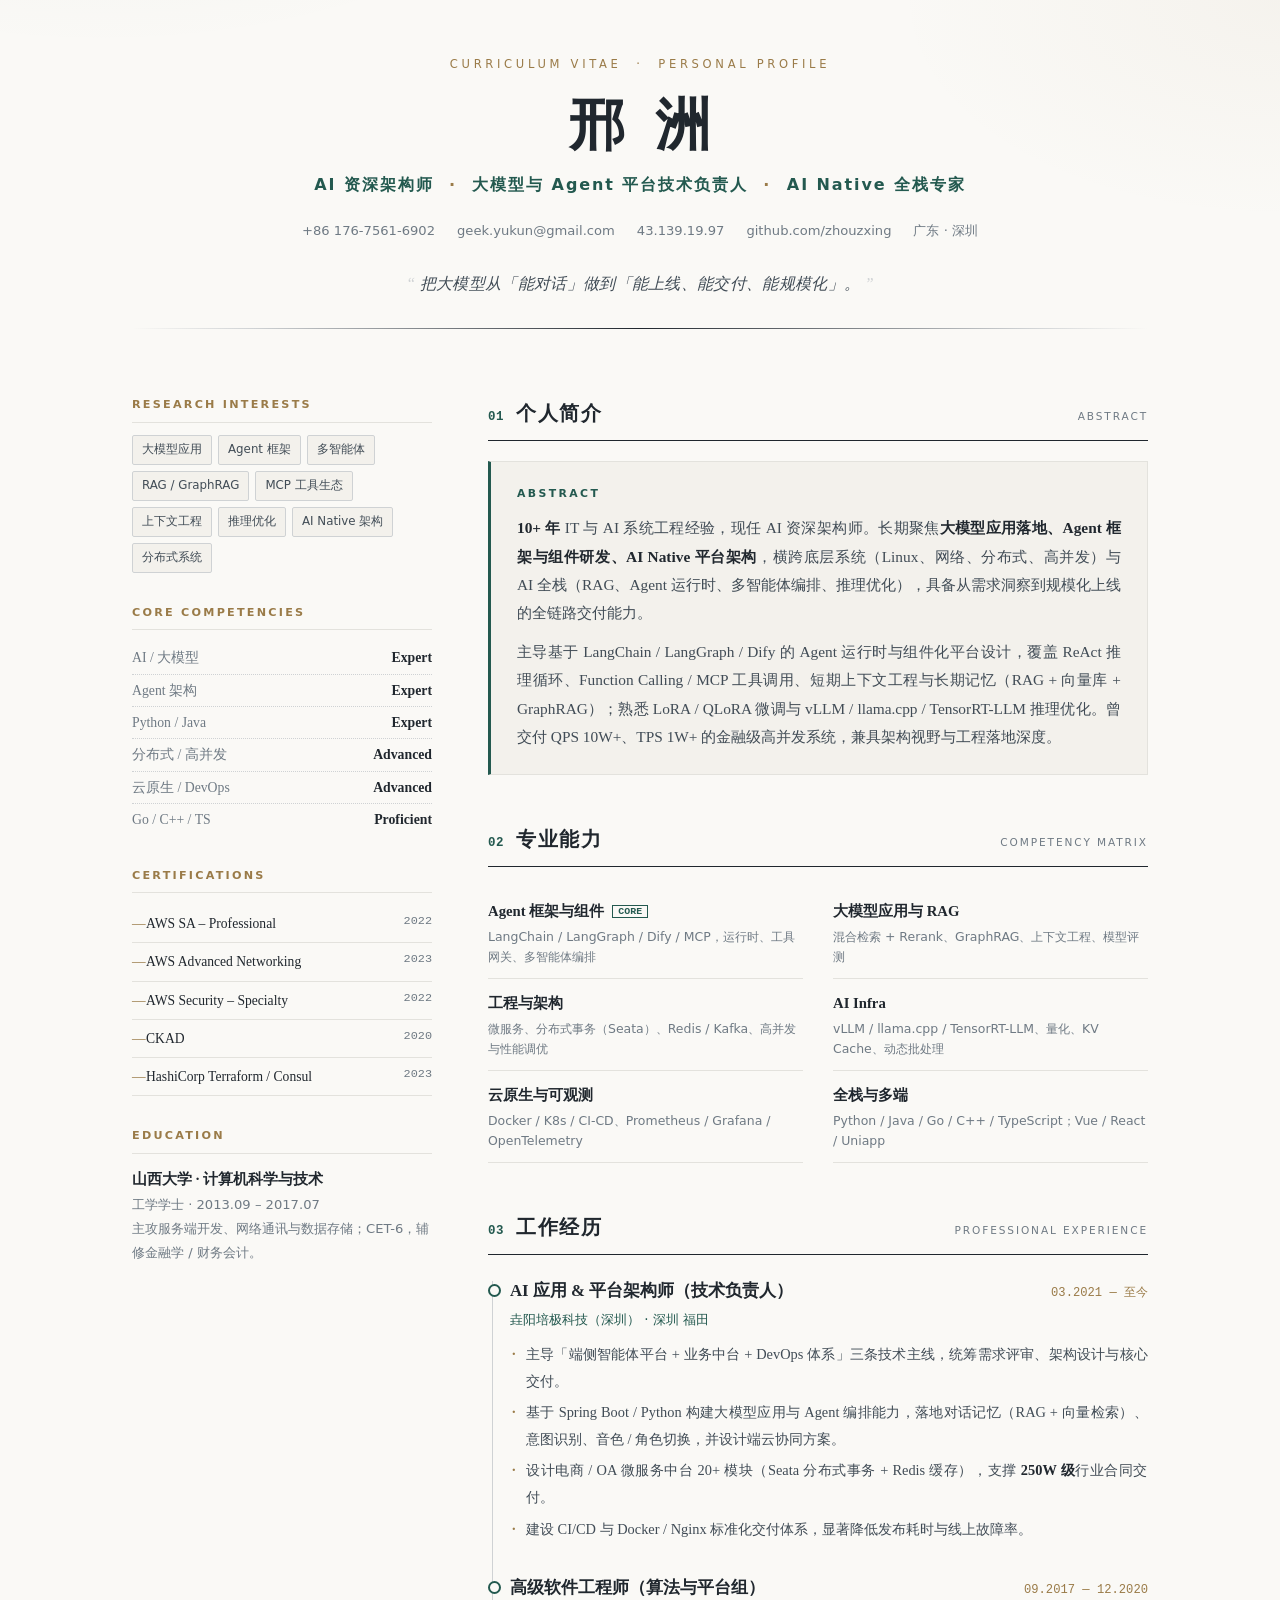
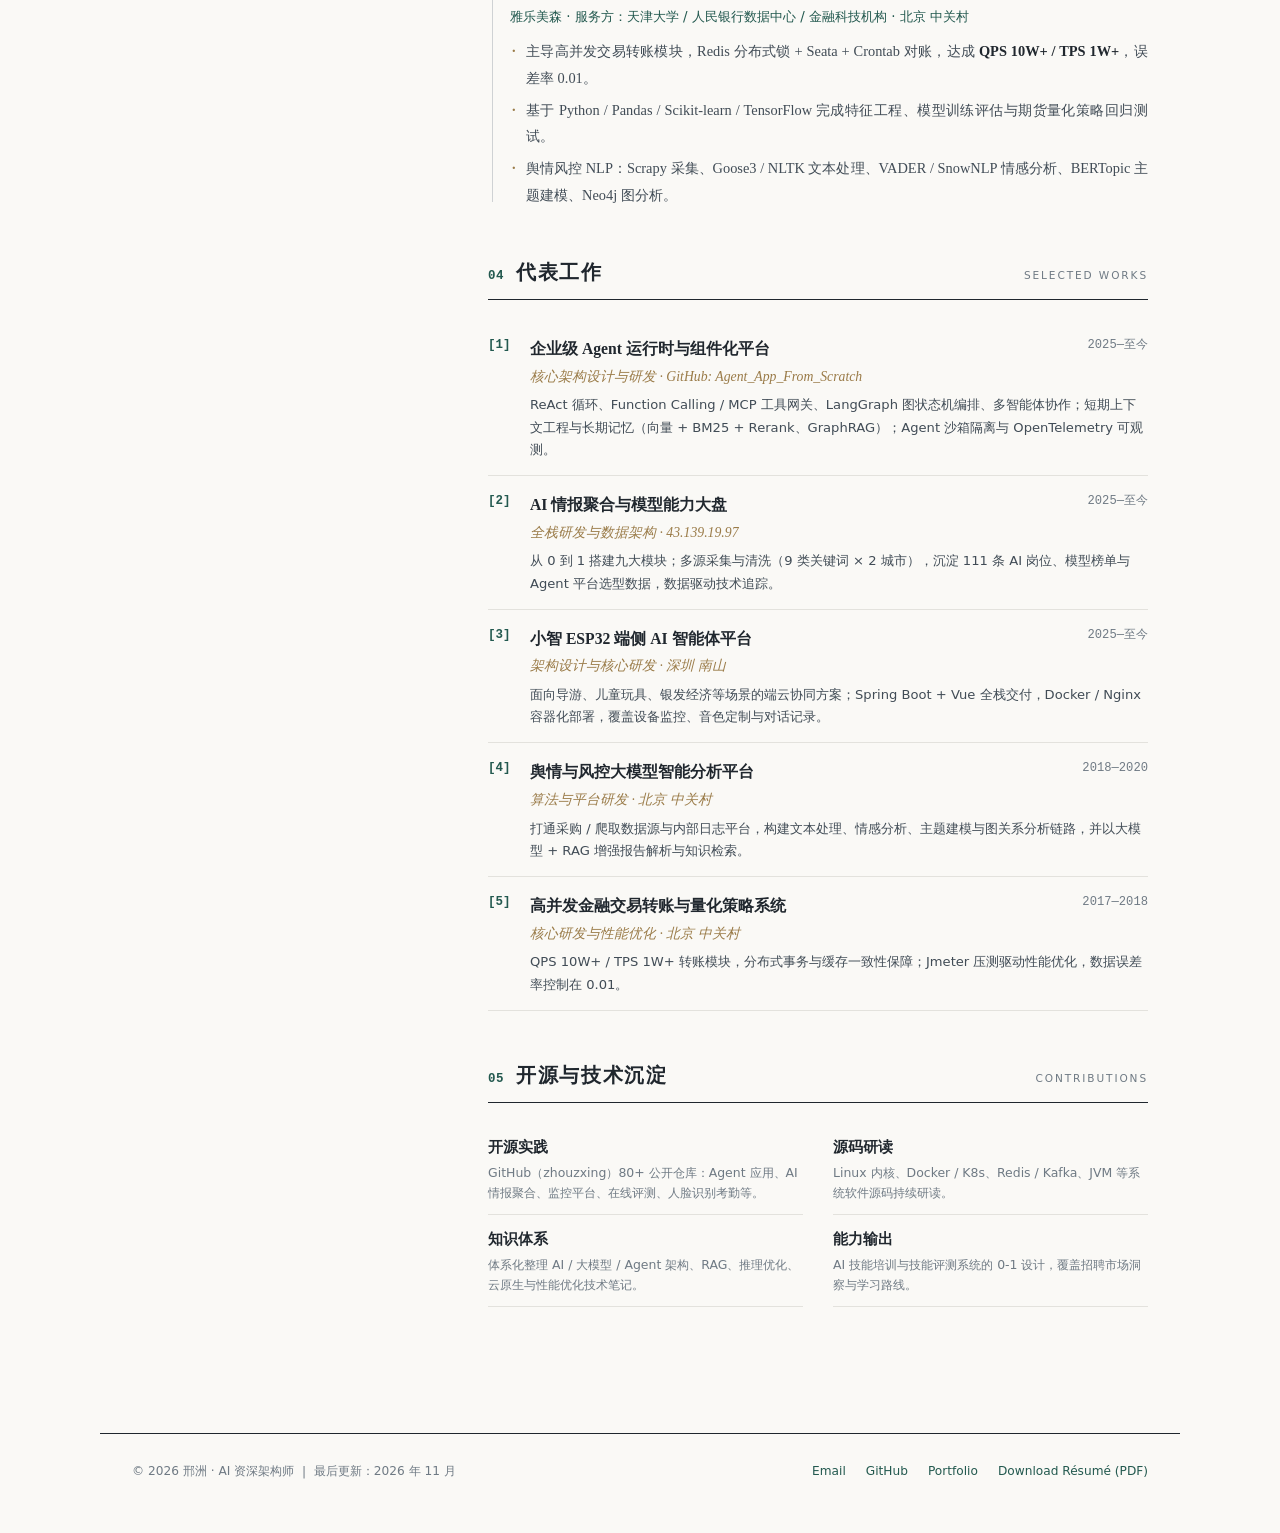
<file: docs/resume_jd/index.html>
<!DOCTYPE html>
<html lang="zh-CN">
<head>
<meta charset="UTF-8">
<meta name="viewport" content="width=device-width, initial-scale=1.0">
<title>邢洲 · AI 资深架构师 — 个人主页</title>
<meta name="description" content="邢洲，10+ 年 IT/AI 系统工程经验，AI 资深架构师。聚焦大模型应用、Agent 框架与组件研发、AI Native 平台架构。">
<style>
/* ============================================================
   Palette & Typography — academic paper × executive profile
   ============================================================ */
:root{
  --paper:#faf9f6;
  --paper-2:#f3f1ec;
  --ink:#20272e;
  --ink-soft:#414c56;
  --muted:#6f7a84;
  --line:#cfd2d4;
  --line-soft:#e3e2dd;
  --accent:#23594f;        /* deep academic green */
  --accent-soft:#e7efeb;
  --gold:#9a7b48;
  --serif:"Noto Serif CJK SC","Source Han Serif SC","Songti SC",Georgia,"Times New Roman",serif;
  --sans:"Noto Sans CJK SC","Source Han Sans SC","PingFang SC","Microsoft YaHei",system-ui,sans-serif;
  --mono:"SFMono-Regular",Consolas,"Liberation Mono",Menlo,monospace;
}
*{box-sizing:border-box;margin:0;padding:0}
html{scroll-behavior:smooth}
body{
  background:var(--paper);
  color:var(--ink);
  font-family:var(--serif);
  font-size:16px;
  line-height:1.85;
  -webkit-font-smoothing:antialiased;
  background-image:
    radial-gradient(900px 500px at 8% -8%,rgba(35,89,79,.05),transparent 60%),
    radial-gradient(700px 400px at 100% 0%,rgba(154,123,72,.05),transparent 55%);
}
::selection{background:var(--accent-soft);color:var(--accent)}
a{color:inherit;text-decoration:none}

/* ============================================================
   Masthead
   ============================================================ */
.masthead{
  max-width:1080px;margin:0 auto;padding:54px 32px 30px;
  text-align:center;position:relative;
}
.masthead::after{
  content:"";display:block;width:100%;height:1px;
  background:linear-gradient(90deg,transparent,var(--line) 12%,var(--ink) 50%,var(--line) 88%,transparent);
  margin-top:30px;
}
.eyebrow{
  font-family:var(--sans);font-size:.72rem;letter-spacing:.32em;
  text-transform:uppercase;color:var(--gold);margin-bottom:18px;
}
.masthead h1{
  font-size:3.5rem;line-height:1.15;font-weight:700;letter-spacing:.14em;
  text-indent:.14em;color:var(--ink);
}
.masthead .title{
  font-family:var(--sans);font-size:1rem;letter-spacing:.12em;
  color:var(--accent);margin-top:12px;font-weight:600;
}
.masthead .title span{color:var(--gold);margin:0 .5em}
.contact{
  font-family:var(--sans);font-size:.82rem;color:var(--muted);
  margin-top:20px;display:flex;justify-content:center;flex-wrap:wrap;gap:8px 22px;
}
.contact a{border-bottom:1px solid transparent;transition:.2s}
.contact a:hover{color:var(--accent);border-bottom-color:var(--accent)}
.quote{
  font-style:italic;color:var(--ink-soft);margin-top:24px;
  font-size:1rem;letter-spacing:.02em;
}
.quote::before,.quote::after{content:"“ " ;color:var(--line)}
.quote::after{content:" ”"}

/* ============================================================
   Layout
   ============================================================ */
.layout{
  max-width:1080px;margin:0 auto;padding:36px 32px 80px;
  display:grid;grid-template-columns:300px 1fr;gap:56px;
  align-items:start;
}
.rail{position:sticky;top:30px}
@media(max-width:860px){
  .layout{grid-template-columns:1fr;gap:40px}
  .rail{position:static}
}

/* ============================================================
   Section scaffolding with academic numbering
   ============================================================ */
section{margin-bottom:46px}
.sec-head{
  display:flex;align-items:baseline;gap:12px;
  border-bottom:1px solid var(--ink);padding-bottom:8px;margin-bottom:20px;
}
.sec-num{
  font-family:var(--mono);font-size:.78rem;color:var(--accent);
  font-weight:700;letter-spacing:.05em;
}
.sec-title{
  font-size:1.25rem;font-weight:700;letter-spacing:.08em;color:var(--ink);
}
.sec-en{
  margin-left:auto;font-family:var(--sans);font-size:.66rem;
  letter-spacing:.18em;text-transform:uppercase;color:var(--muted);
}

/* ============================================================
   Rail blocks
   ============================================================ */
.block{margin-bottom:30px}
.block h3{
  font-family:var(--sans);font-size:.7rem;letter-spacing:.2em;
  text-transform:uppercase;color:var(--gold);margin-bottom:12px;
  border-bottom:1px solid var(--line-soft);padding-bottom:6px;
}
.interest-list{display:flex;flex-wrap:wrap;gap:6px}
.interest-list span{
  font-family:var(--sans);font-size:.74rem;padding:3px 9px;
  border:1px solid var(--line);border-radius:2px;color:var(--ink-soft);
  background:var(--paper-2);
}
.kv{font-size:.86rem;line-height:1.7}
.kv div{display:flex;justify-content:space-between;gap:10px;padding:4px 0;border-bottom:1px dotted var(--line)}
.kv div:last-child{border-bottom:0}
.kv .k{color:var(--muted)}
.kv .v{color:var(--ink);font-weight:600;text-align:right}
.cred-list{list-style:none;font-size:.85rem}
.cred-list li{padding:6px 0;border-bottom:1px solid var(--line-soft);position:relative;padding-left:14px}
.cred-list li::before{content:"—";position:absolute;left:0;color:var(--gold)}
.cred-list .yr{font-family:var(--mono);font-size:.74rem;color:var(--muted);float:right}

/* ============================================================
   Abstract (academic)
   ============================================================ */
.abstract{
  background:var(--paper-2);border:1px solid var(--line-soft);
  border-left:3px solid var(--accent);
  padding:22px 26px;font-size:.96rem;color:var(--ink-soft);
}
.abstract .lbl{
  font-family:var(--sans);font-size:.68rem;letter-spacing:.22em;
  text-transform:uppercase;color:var(--accent);font-weight:700;
  display:block;margin-bottom:10px;
}
.abstract p{margin-bottom:10px;text-align:justify}
.abstract p:last-child{margin-bottom:0}
.abstract strong{color:var(--ink)}

/* ============================================================
   Competency matrix (managerial)
   ============================================================ */
.matrix{display:grid;grid-template-columns:1fr 1fr;gap:0 30px}
@media(max-width:560px){.matrix{grid-template-columns:1fr}}
.matrix .row{padding:11px 0;border-bottom:1px solid var(--line-soft)}
.matrix .row .name{font-weight:700;font-size:.92rem;color:var(--ink)}
.matrix .row .desc{font-family:var(--sans);font-size:.78rem;color:var(--muted);line-height:1.6;margin-top:2px}
.matrix .row .tag{
  font-family:var(--mono);font-size:.62rem;color:var(--accent);
  border:1px solid var(--accent);padding:0 5px;margin-left:8px;vertical-align:2px;
}

/* ============================================================
   Timeline (executive career)
   ============================================================ */
.timeline{position:relative;padding-left:22px}
.timeline::before{
  content:"";position:absolute;left:4px;top:6px;bottom:6px;width:1px;background:var(--line);
}
.job{position:relative;margin-bottom:30px}
.job::before{
  content:"";position:absolute;left:-22px;top:9px;width:9px;height:9px;
  background:var(--paper);border:2px solid var(--accent);border-radius:50%;
}
.job .meta{display:flex;justify-content:space-between;flex-wrap:wrap;gap:4px;align-items:baseline}
.job .role{font-size:1.05rem;font-weight:700;color:var(--ink)}
.job .period{font-family:var(--mono);font-size:.76rem;color:var(--gold)}
.job .org{font-family:var(--sans);font-size:.84rem;color:var(--accent);margin:2px 0 8px}
.job ul{list-style:none;padding-left:0}
.job li{position:relative;padding-left:16px;font-size:.9rem;color:var(--ink-soft);margin-bottom:5px;text-align:justify}
.job li::before{content:"·";position:absolute;left:2px;color:var(--gold);font-weight:700}
.job strong{color:var(--ink)}

/* ============================================================
   Selected works (academic bibliography style)
   ============================================================ */
.works{list-style:none;counter-reset:w}
.works li{
  counter-increment:w;position:relative;padding:14px 0 14px 42px;
  border-bottom:1px solid var(--line-soft);
}
.works li::before{
  content:"[" counter(w) "]";position:absolute;left:0;top:14px;
  font-family:var(--mono);font-size:.78rem;color:var(--accent);font-weight:700;
}
.works .w-title{font-weight:700;font-size:.98rem;color:var(--ink)}
.works .w-venue{font-style:italic;color:var(--gold);font-size:.86rem}
.works .w-year{font-family:var(--mono);font-size:.76rem;color:var(--muted);float:right}
.works .w-desc{font-family:var(--sans);font-size:.82rem;color:var(--ink-soft);margin-top:5px;line-height:1.7}

/* ============================================================
   Education & Footer
   ============================================================ */
.edu{font-size:.92rem}
.edu .school{font-weight:700}
.edu .detail{font-family:var(--sans);font-size:.82rem;color:var(--muted)}
footer{
  border-top:1px solid var(--ink);max-width:1080px;margin:0 auto;
  padding:26px 32px 50px;display:flex;justify-content:space-between;
  flex-wrap:wrap;gap:12px;font-family:var(--sans);font-size:.76rem;color:var(--muted);
}
footer a{color:var(--accent)}
footer .items{display:flex;gap:20px;flex-wrap:wrap}

/* ============================================================
   Print
   ============================================================ */
@media print{
  body{background:#fff}
  .masthead{padding-top:0}
  .rail{position:static}
  a{text-decoration:none}
  section{break-inside:avoid}
}
</style>
</head>
<body>

<header class="masthead">
  <div class="eyebrow">Curriculum Vitae &nbsp;·&nbsp; Personal Profile</div>
  <h1>邢 洲</h1>
  <div class="title">AI 资深架构师 <span>·</span> 大模型与 Agent 平台技术负责人 <span>·</span> AI Native 全栈专家</div>
  <div class="contact">
    <a href="tel:+8617675616902">+86 176-7561-6902</a>
    <a href="mailto:geek.yukun@gmail.com">geek.yukun@gmail.com</a>
    <a href="http://43.139.19.97" target="_blank" rel="noopener">43.139.19.97</a>
    <a href="https://github.com/zhouzxing" target="_blank" rel="noopener">github.com/zhouzxing</a>
    <span>广东 · 深圳</span>
  </div>
  <p class="quote">把大模型从「能对话」做到「能上线、能交付、能规模化」。</p>
</header>

<div class="layout">

  <!-- ===================== LEFT RAIL ===================== -->
  <aside class="rail">

    <div class="block">
      <h3>Research Interests</h3>
      <div class="interest-list">
        <span>大模型应用</span><span>Agent 框架</span><span>多智能体</span>
        <span>RAG / GraphRAG</span><span>MCP 工具生态</span><span>上下文工程</span>
        <span>推理优化</span><span>AI Native 架构</span><span>分布式系统</span>
      </div>
    </div>

    <div class="block">
      <h3>Core Competencies</h3>
      <div class="kv">
        <div><span class="k">AI / 大模型</span><span class="v">Expert</span></div>
        <div><span class="k">Agent 架构</span><span class="v">Expert</span></div>
        <div><span class="k">Python / Java</span><span class="v">Expert</span></div>
        <div><span class="k">分布式 / 高并发</span><span class="v">Advanced</span></div>
        <div><span class="k">云原生 / DevOps</span><span class="v">Advanced</span></div>
        <div><span class="k">Go / C++ / TS</span><span class="v">Proficient</span></div>
      </div>
    </div>

    <div class="block">
      <h3>Certifications</h3>
      <ul class="cred-list">
        <li>AWS SA – Professional <span class="yr">2022</span></li>
        <li>AWS Advanced Networking <span class="yr">2023</span></li>
        <li>AWS Security – Specialty <span class="yr">2022</span></li>
        <li>CKAD <span class="yr">2020</span></li>
        <li>HashiCorp Terraform / Consul <span class="yr">2023</span></li>
      </ul>
    </div>

    <div class="block">
      <h3>Education</h3>
      <div class="edu">
        <div class="school">山西大学 · 计算机科学与技术</div>
        <div class="detail">工学学士 · 2013.09 – 2017.07</div>
        <div class="detail">主攻服务端开发、网络通讯与数据存储；CET-6，辅修金融学 / 财务会计。</div>
      </div>
    </div>

  </aside>

  <!-- ===================== MAIN ===================== -->
  <main>

    <section id="profile">
      <div class="sec-head">
        <span class="sec-num">01</span><span class="sec-title">个人简介</span>
        <span class="sec-en">Abstract</span>
      </div>
      <div class="abstract">
        <span class="lbl">Abstract</span>
        <p><strong>10+ 年</strong> IT 与 AI 系统工程经验，现任 AI 资深架构师。长期聚焦<strong>大模型应用落地、Agent 框架与组件研发、AI Native 平台架构</strong>，横跨底层系统（Linux、网络、分布式、高并发）与 AI 全栈（RAG、Agent 运行时、多智能体编排、推理优化），具备从需求洞察到规模化上线的全链路交付能力。</p>
        <p>主导基于 LangChain / LangGraph / Dify 的 Agent 运行时与组件化平台设计，覆盖 ReAct 推理循环、Function Calling / MCP 工具调用、短期上下文工程与长期记忆（RAG + 向量库 + GraphRAG）；熟悉 LoRA / QLoRA 微调与 vLLM / llama.cpp / TensorRT-LLM 推理优化。曾交付 QPS 10W+、TPS 1W+ 的金融级高并发系统，兼具架构视野与工程落地深度。</p>
      </div>
    </section>

    <section id="competence">
      <div class="sec-head">
        <span class="sec-num">02</span><span class="sec-title">专业能力</span>
        <span class="sec-en">Competency Matrix</span>
      </div>
      <div class="matrix">
        <div class="row"><div class="name">Agent 框架与组件<span class="tag">CORE</span></div><div class="desc">LangChain / LangGraph / Dify / MCP，运行时、工具网关、多智能体编排</div></div>
        <div class="row"><div class="name">大模型应用与 RAG</div><div class="desc">混合检索 + Rerank、GraphRAG、上下文工程、模型评测</div></div>
        <div class="row"><div class="name">工程与架构</div><div class="desc">微服务、分布式事务（Seata）、Redis / Kafka、高并发与性能调优</div></div>
        <div class="row"><div class="name">AI Infra</div><div class="desc">vLLM / llama.cpp / TensorRT-LLM、量化、KV Cache、动态批处理</div></div>
        <div class="row"><div class="name">云原生与可观测</div><div class="desc">Docker / K8s / CI-CD、Prometheus / Grafana / OpenTelemetry</div></div>
        <div class="row"><div class="name">全栈与多端</div><div class="desc">Python / Java / Go / C++ / TypeScript；Vue / React / Uniapp</div></div>
      </div>
    </section>

    <section id="experience">
      <div class="sec-head">
        <span class="sec-num">03</span><span class="sec-title">工作经历</span>
        <span class="sec-en">Professional Experience</span>
      </div>
      <div class="timeline">

        <div class="job">
          <div class="meta"><span class="role">AI 应用 &amp; 平台架构师（技术负责人）</span><span class="period">03.2021 — 至今</span></div>
          <div class="org">垚阳培极科技（深圳） · 深圳 福田</div>
          <ul>
            <li>主导「端侧智能体平台 + 业务中台 + DevOps 体系」三条技术主线，统筹需求评审、架构设计与核心交付。</li>
            <li>基于 Spring Boot / Python 构建大模型应用与 Agent 编排能力，落地对话记忆（RAG + 向量检索）、意图识别、音色 / 角色切换，并设计端云协同方案。</li>
            <li>设计电商 / OA 微服务中台 20+ 模块（Seata 分布式事务 + Redis 缓存），支撑 <strong>250W 级</strong>行业合同交付。</li>
            <li>建设 CI/CD 与 Docker / Nginx 标准化交付体系，显著降低发布耗时与线上故障率。</li>
          </ul>
        </div>

        <div class="job">
          <div class="meta"><span class="role">高级软件工程师（算法与平台组）</span><span class="period">09.2017 — 12.2020</span></div>
          <div class="org">雅乐美森 · 服务方：天津大学 / 人民银行数据中心 / 金融科技机构 · 北京 中关村</div>
          <ul>
            <li>主导高并发交易转账模块，Redis 分布式锁 + Seata + Crontab 对账，达成 <strong>QPS 10W+ / TPS 1W+</strong>，误差率 0.01。</li>
            <li>基于 Python / Pandas / Scikit-learn / TensorFlow 完成特征工程、模型训练评估与期货量化策略回归测试。</li>
            <li>舆情风控 NLP：Scrapy 采集、Goose3 / NLTK 文本处理、VADER / SnowNLP 情感分析、BERTopic 主题建模、Neo4j 图分析。</li>
          </ul>
        </div>

      </div>
    </section>

    <section id="works">
      <div class="sec-head">
        <span class="sec-num">04</span><span class="sec-title">代表工作</span>
        <span class="sec-en">Selected Works</span>
      </div>
      <ol class="works">
        <li>
          <div><span class="w-title">企业级 Agent 运行时与组件化平台</span> <span class="w-year">2025—至今</span></div>
          <div class="w-venue">核心架构设计与研发 · GitHub: Agent_App_From_Scratch</div>
          <div class="w-desc">ReAct 循环、Function Calling / MCP 工具网关、LangGraph 图状态机编排、多智能体协作；短期上下文工程与长期记忆（向量 + BM25 + Rerank、GraphRAG）；Agent 沙箱隔离与 OpenTelemetry 可观测。</div>
        </li>
        <li>
          <div><span class="w-title">AI 情报聚合与模型能力大盘</span> <span class="w-year">2025—至今</span></div>
          <div class="w-venue">全栈研发与数据架构 · 43.139.19.97</div>
          <div class="w-desc">从 0 到 1 搭建九大模块；多源采集与清洗（9 类关键词 × 2 城市），沉淀 111 条 AI 岗位、模型榜单与 Agent 平台选型数据，数据驱动技术追踪。</div>
        </li>
        <li>
          <div><span class="w-title">小智 ESP32 端侧 AI 智能体平台</span> <span class="w-year">2025—至今</span></div>
          <div class="w-venue">架构设计与核心研发 · 深圳 南山</div>
          <div class="w-desc">面向导游、儿童玩具、银发经济等场景的端云协同方案；Spring Boot + Vue 全栈交付，Docker / Nginx 容器化部署，覆盖设备监控、音色定制与对话记录。</div>
        </li>
        <li>
          <div><span class="w-title">舆情与风控大模型智能分析平台</span> <span class="w-year">2018—2020</span></div>
          <div class="w-venue">算法与平台研发 · 北京 中关村</div>
          <div class="w-desc">打通采购 / 爬取数据源与内部日志平台，构建文本处理、情感分析、主题建模与图关系分析链路，并以大模型 + RAG 增强报告解析与知识检索。</div>
        </li>
        <li>
          <div><span class="w-title">高并发金融交易转账与量化策略系统</span> <span class="w-year">2017—2018</span></div>
          <div class="w-venue">核心研发与性能优化 · 北京 中关村</div>
          <div class="w-desc">QPS 10W+ / TPS 1W+ 转账模块，分布式事务与缓存一致性保障；Jmeter 压测驱动性能优化，数据误差率控制在 0.01。</div>
        </li>
      </ol>
    </section>

    <section id="contributions">
      <div class="sec-head">
        <span class="sec-num">05</span><span class="sec-title">开源与技术沉淀</span>
        <span class="sec-en">Contributions</span>
      </div>
      <div class="matrix">
        <div class="row"><div class="name">开源实践</div><div class="desc">GitHub（zhouzxing）80+ 公开仓库：Agent 应用、AI 情报聚合、监控平台、在线评测、人脸识别考勤等。</div></div>
        <div class="row"><div class="name">源码研读</div><div class="desc">Linux 内核、Docker / K8s、Redis / Kafka、JVM 等系统软件源码持续研读。</div></div>
        <div class="row"><div class="name">知识体系</div><div class="desc">体系化整理 AI / 大模型 / Agent 架构、RAG、推理优化、云原生与性能优化技术笔记。</div></div>
        <div class="row"><div class="name">能力输出</div><div class="desc">AI 技能培训与技能评测系统的 0-1 设计，覆盖招聘市场洞察与学习路线。</div></div>
      </div>
    </section>

  </main>
</div>

<footer>
  <div>© 2026 邢洲 · AI 资深架构师 &nbsp;|&nbsp; 最后更新：2026 年 11 月</div>
  <div class="items">
    <a href="mailto:geek.yukun@gmail.com">Email</a>
    <a href="https://github.com/zhouzxing" target="_blank" rel="noopener">GitHub</a>
    <a href="http://43.139.19.97" target="_blank" rel="noopener">Portfolio</a>
    <a href="./resume.pdf" target="_blank" rel="noopener">Download Résumé (PDF)</a>
  </div>
</footer>

</body>
</html>
</file>
